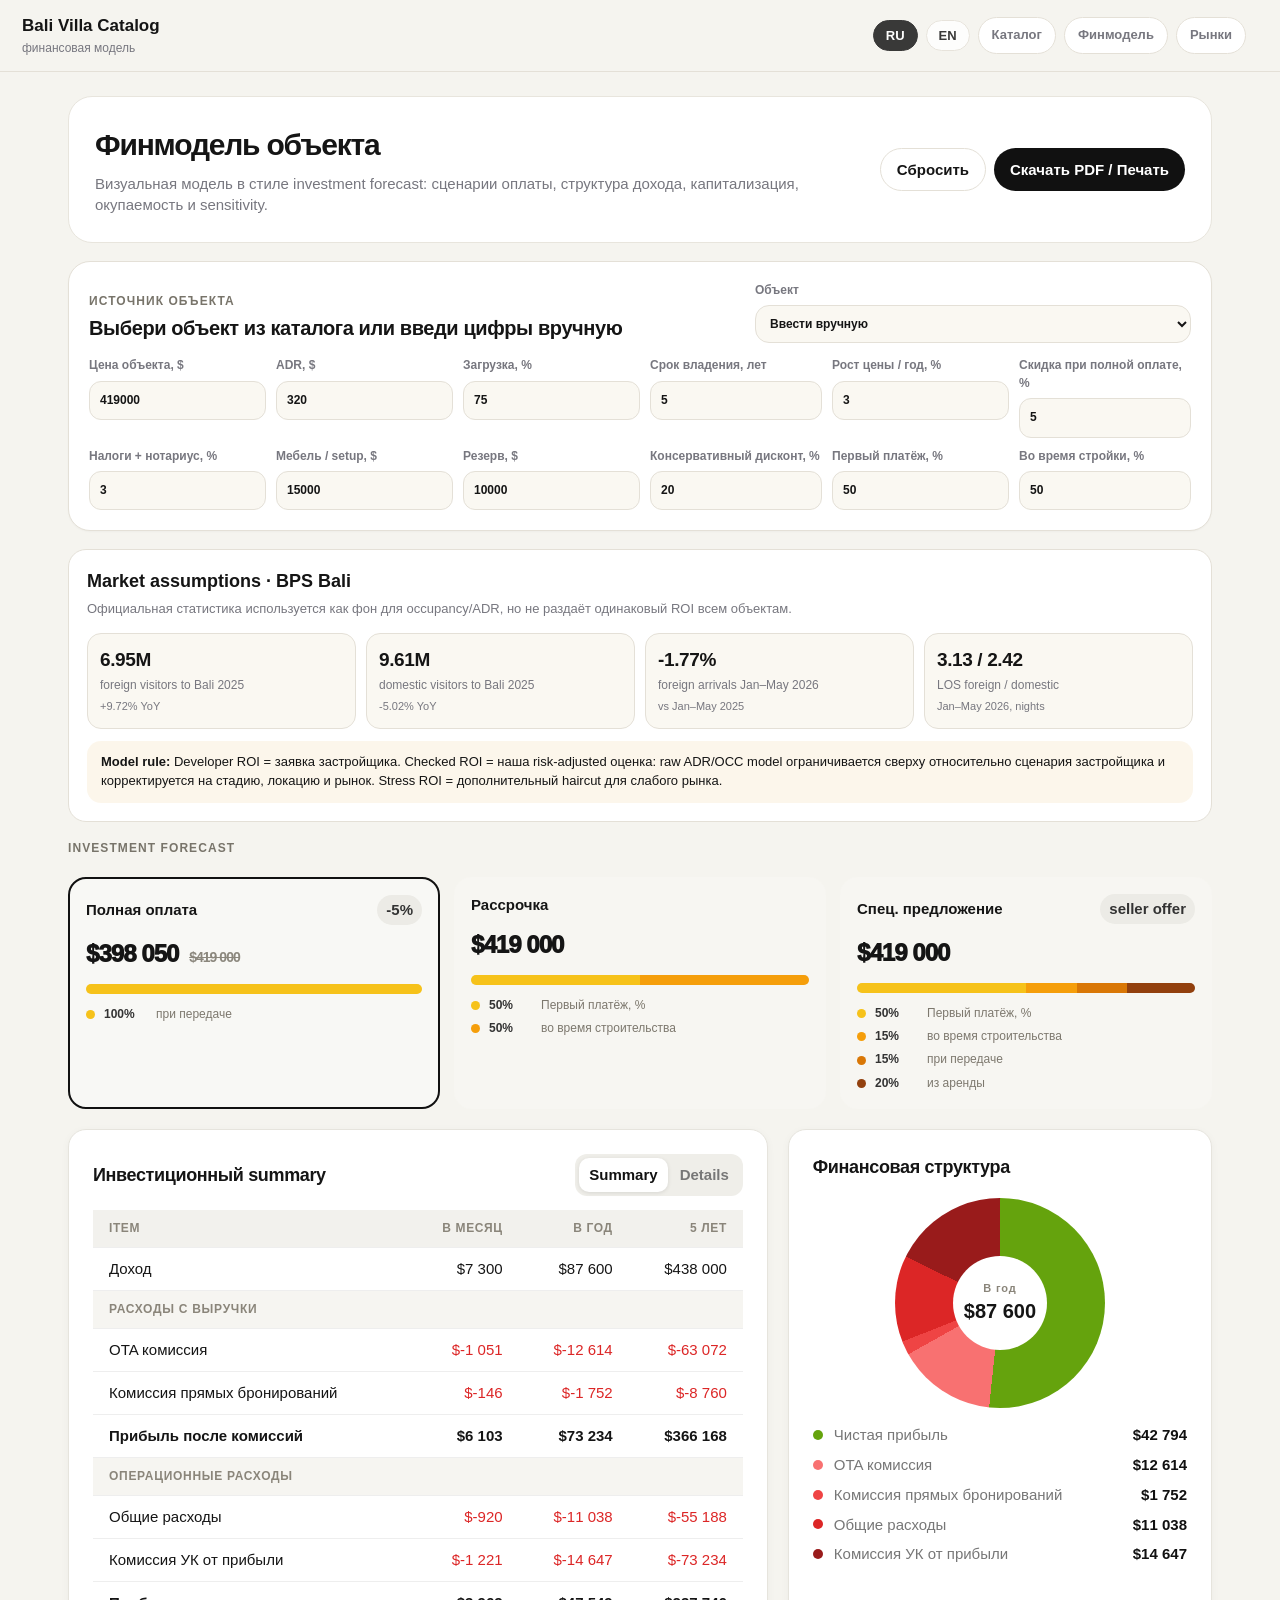
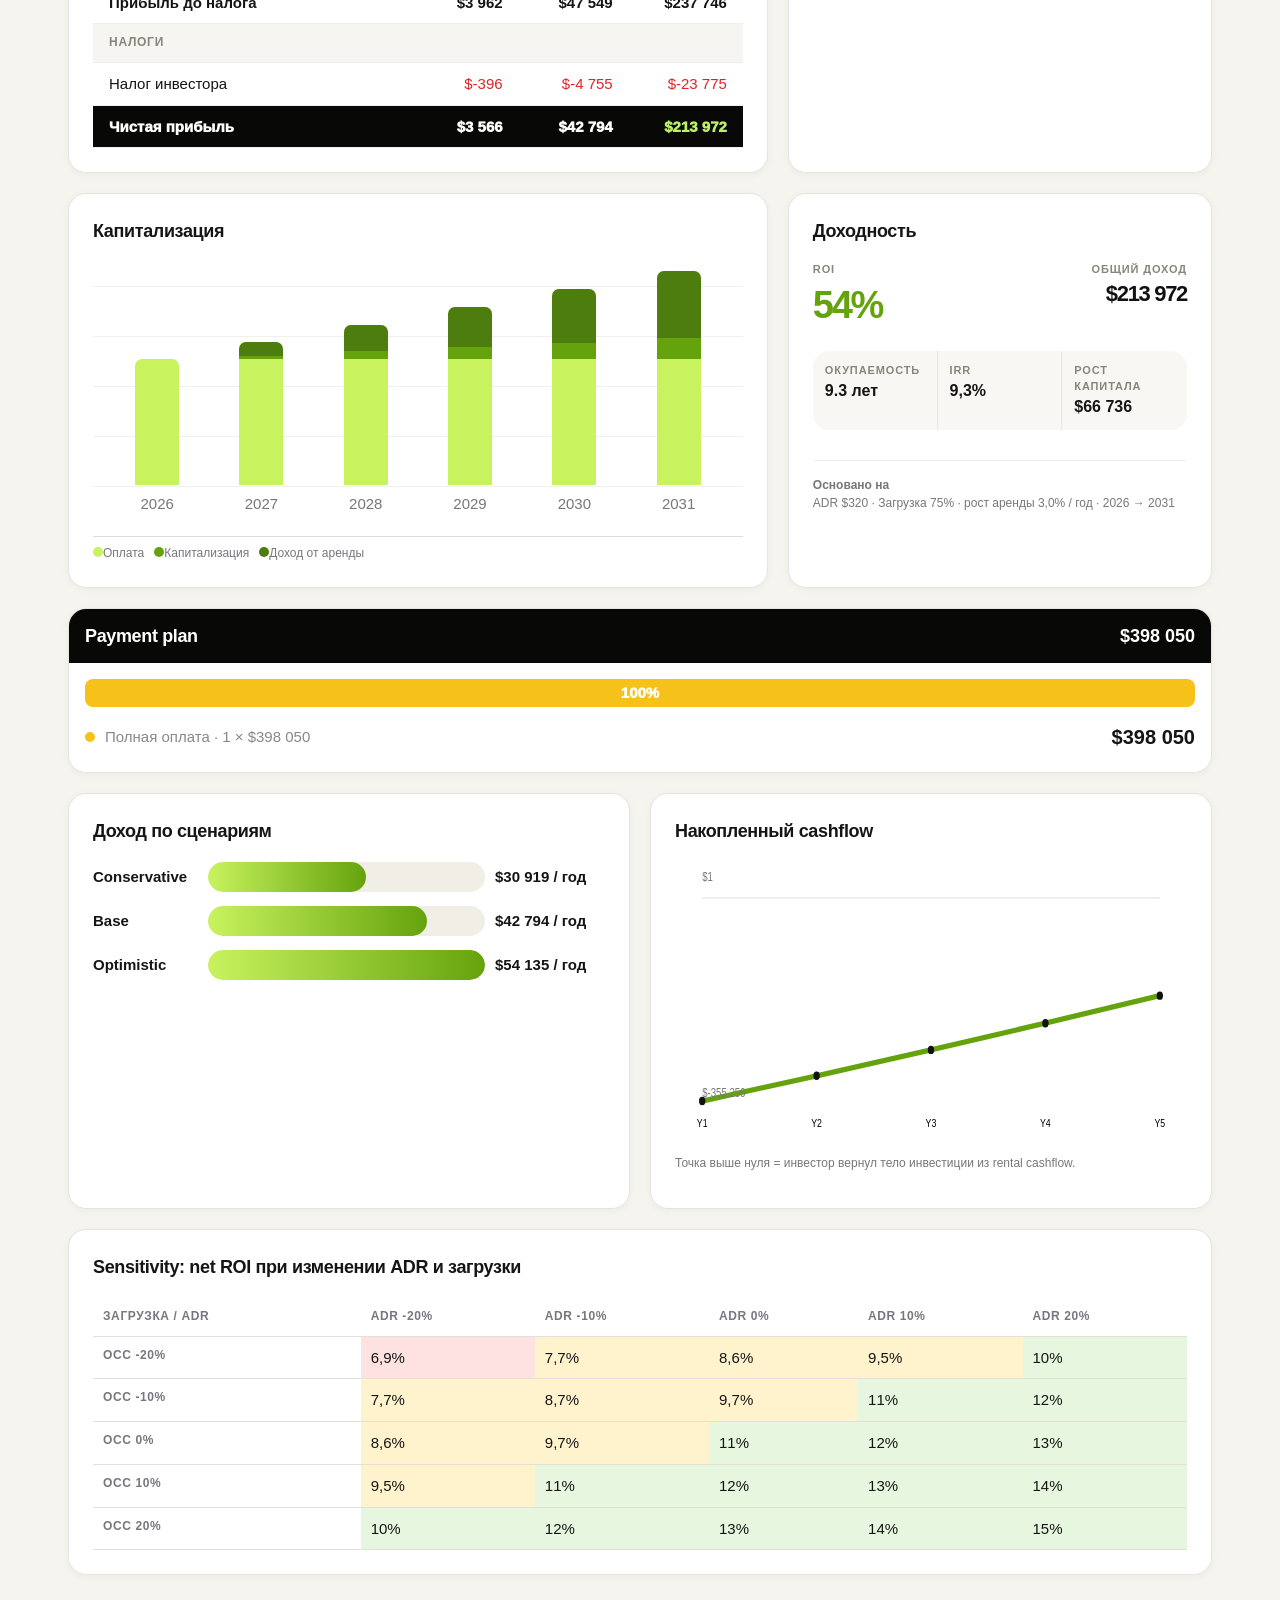
<file: calculator.html>
<!DOCTYPE html>
<html lang="ru">
<head>
  <meta charset="UTF-8" />
  <meta name="viewport" content="width=device-width, initial-scale=1.0" />
  <title>Bali Villa Finance Model</title>
  <link rel="stylesheet" href="assets/css/styles.v16.css?v=16" />
</head>
<body>
  <header class="topbar no-print">
    <div class="brand" onclick="location.href='index.html'">
      <b>Bali Villa Catalog</b>
      <span data-i18n="financeBrand">finance model</span>
    </div>
    <nav class="nav">
      <button class="navLangBtn" data-lang="ru" onclick="setLang('ru')" type="button">RU</button>
      <button class="navLangBtn" data-lang="en" onclick="setLang('en')" type="button">EN</button>
      <a href="index.html" data-i18n="catalog">Каталог</a>
      <a href="calculator.html" data-i18n="finance">Финмодель</a>
      <a href="markets.html" data-i18n="markets">Рынки</a>
    </nav>
  </header>

  <main class="wrap financeWrap">
    <section class="hero financeHero no-print">
      <div>
        <h1 data-i18n="financeTitle">Финмодель объекта</h1>
        <p data-i18n="financeText">Визуальная модель в стиле investment forecast: сценарии оплаты, структура дохода, капитализация, окупаемость и sensitivity.</p>
      </div>
      <div class="heroActions">
        <button class="ghost" onclick="resetModel()" data-i18n="reset">Сбросить</button>
        <button class="primary" onclick="window.print()" data-i18n="downloadPdf">Скачать PDF / Печать</button>
      </div>
    </section>

    <section class="panel no-print quickModelPanel">
      <div class="quickModelHead">
        <div>
          <span class="eyebrow" data-i18n="objectSource">Источник объекта</span>
          <h2 data-i18n="chooseObjectTitle">Выбери объект из каталога или введи цифры вручную</h2>
        </div>
        <label class="objectSelectLabel"><span data-i18n="object">Объект</span>
          <select id="objectSelect"><option value="manual" data-i18n="manualInput">Ввести вручную</option></select>
        </label>
      </div>
      <form id="financeForm" class="formGrid financeInputs">
        <label><span data-i18n="objectPrice">Цена объекта, $</span>
          <input name="price" type="number" value="419000" min="0" step="1000" />
        </label>
        <label><span>ADR, $</span>
          <input name="adr" type="number" value="320" min="0" step="5" />
        </label>
        <label><span data-i18n="occupancy">Загрузка, %</span>
          <input name="occupancy" type="number" value="75" min="0" max="100" step="1" />
        </label>
        <label><span data-i18n="holdYears">Срок владения, лет</span>
          <input name="holdYears" type="number" value="5" min="1" max="20" step="1" />
        </label>
        <label><span data-i18n="priceGrowth">Рост цены / год, %</span>
          <input name="growth" type="number" value="3" min="-20" step="0.5" />
        </label>
        <label><span data-i18n="fullPaymentDiscount">Скидка при полной оплате, %</span>
          <input name="discount" type="number" value="5" min="0" max="50" step="0.5" />
        </label>
        <label><span data-i18n="taxesNotary">Налоги + нотариус, %</span>
          <input name="taxes" type="number" value="3" min="0" step="0.1" />
        </label>
        <label><span data-i18n="furnishing">Мебель / setup, $</span>
          <input name="furnishing" type="number" value="15000" min="0" step="1000" />
        </label>
        <label><span data-i18n="reserve">Резерв, $</span>
          <input name="reserve" type="number" value="10000" min="0" step="1000" />
        </label>
        <label><span data-i18n="conservativeHaircut">Консервативный дисконт, %</span>
          <input name="haircut" type="number" value="20" min="0" max="90" step="1" />
        </label>
        <label><span data-i18n="downPayment">Первый платёж, %</span>
          <input name="downPayment" type="number" value="50" min="0" max="100" step="5" />
        </label>
        <label><span data-i18n="duringConstruction">Во время стройки, %</span>
          <input name="duringConstruction" type="number" value="50" min="0" max="100" step="5" />
        </label>
      </form>
    </section>



    <section class="marketAssumptions no-print">
      <h2>Market assumptions · BPS Bali</h2>
      <p>Официальная статистика используется как фон для occupancy/ADR, но не раздаёт одинаковый ROI всем объектам.</p>
      <div class="marketGrid">
        <div class="marketKpi"><b>6.95M</b><span>foreign visitors to Bali 2025</span><em>+9.72% YoY</em></div>
        <div class="marketKpi"><b>9.61M</b><span>domestic visitors to Bali 2025</span><em>-5.02% YoY</em></div>
        <div class="marketKpi"><b>-1.77%</b><span>foreign arrivals Jan–May 2026</span><em>vs Jan–May 2025</em></div>
        <div class="marketKpi"><b>3.13 / 2.42</b><span>LOS foreign / domestic</span><em>Jan–May 2026, nights</em></div>
      </div>
      <div class="marketRule"><b>Model rule:</b> Developer ROI = заявка застройщика. Checked ROI = наша risk-adjusted оценка: raw ADR/OCC model ограничивается сверху относительно сценария застройщика и корректируется на стадию, локацию и рынок. Stress ROI = дополнительный haircut для слабого рынка.</div>
    </section>

    <section class="forecastShell">
      <div class="forecastTitle" data-i18n="investmentForecast">Investment forecast</div>
      <div id="paymentCards" class="paymentCards"></div>

      <div class="forecastGrid">
        <section class="forecastCard summaryCard">
          <div class="cardHead">
            <h2 data-i18n="investmentSummary">Инвестиционный summary</h2>
            <div class="segMini"><button class="on" data-i18n="summary">Summary</button><button data-i18n="details">Details</button></div>
          </div>
          <div id="investmentSummary" class="investmentSummary"></div>
        </section>

        <section class="forecastCard structureCard">
          <h2 data-i18n="financialStructure">Финансовая структура</h2>
          <div id="financialStructure"></div>
        </section>

        <section class="forecastCard capCard">
          <h2 data-i18n="capitalization">Капитализация</h2>
          <div id="capitalizationChart"></div>
        </section>

        <section class="forecastCard returnsCard">
          <h2 data-i18n="returns">Доходность</h2>
          <div id="returnsBlock"></div>
        </section>
      </div>

      <section class="forecastCard paymentPlanCard">
        <div class="cardHead darkHead"><h2 data-i18n="paymentPlan">Payment plan</h2><strong id="paymentPlanTotal"></strong></div>
        <div id="paymentPlan"></div>
      </section>

      <div class="forecastGrid lowerCharts">
        <section class="forecastCard">
          <h2 data-i18n="scenarioIncome">Доход по сценариям</h2>
          <div id="scenarioBars"></div>
        </section>
        <section class="forecastCard">
          <h2 data-i18n="cumulativeCashflow">Накопленный cashflow</h2>
          <div id="cashflowChart"></div>
        </section>
        <section class="forecastCard wideCard">
          <h2 data-i18n="sensitivity">Sensitivity: net ROI при изменении ADR и загрузки</h2>
          <div id="sensitivityTable" class="tableBox"></div>
        </section>
      </div>
    </section>
  </main>

  <script src="assets/js/i18n.js?v=16"></script>
  <script src="assets/js/finance.js?v=16"></script>
</body>
</html>
</file>
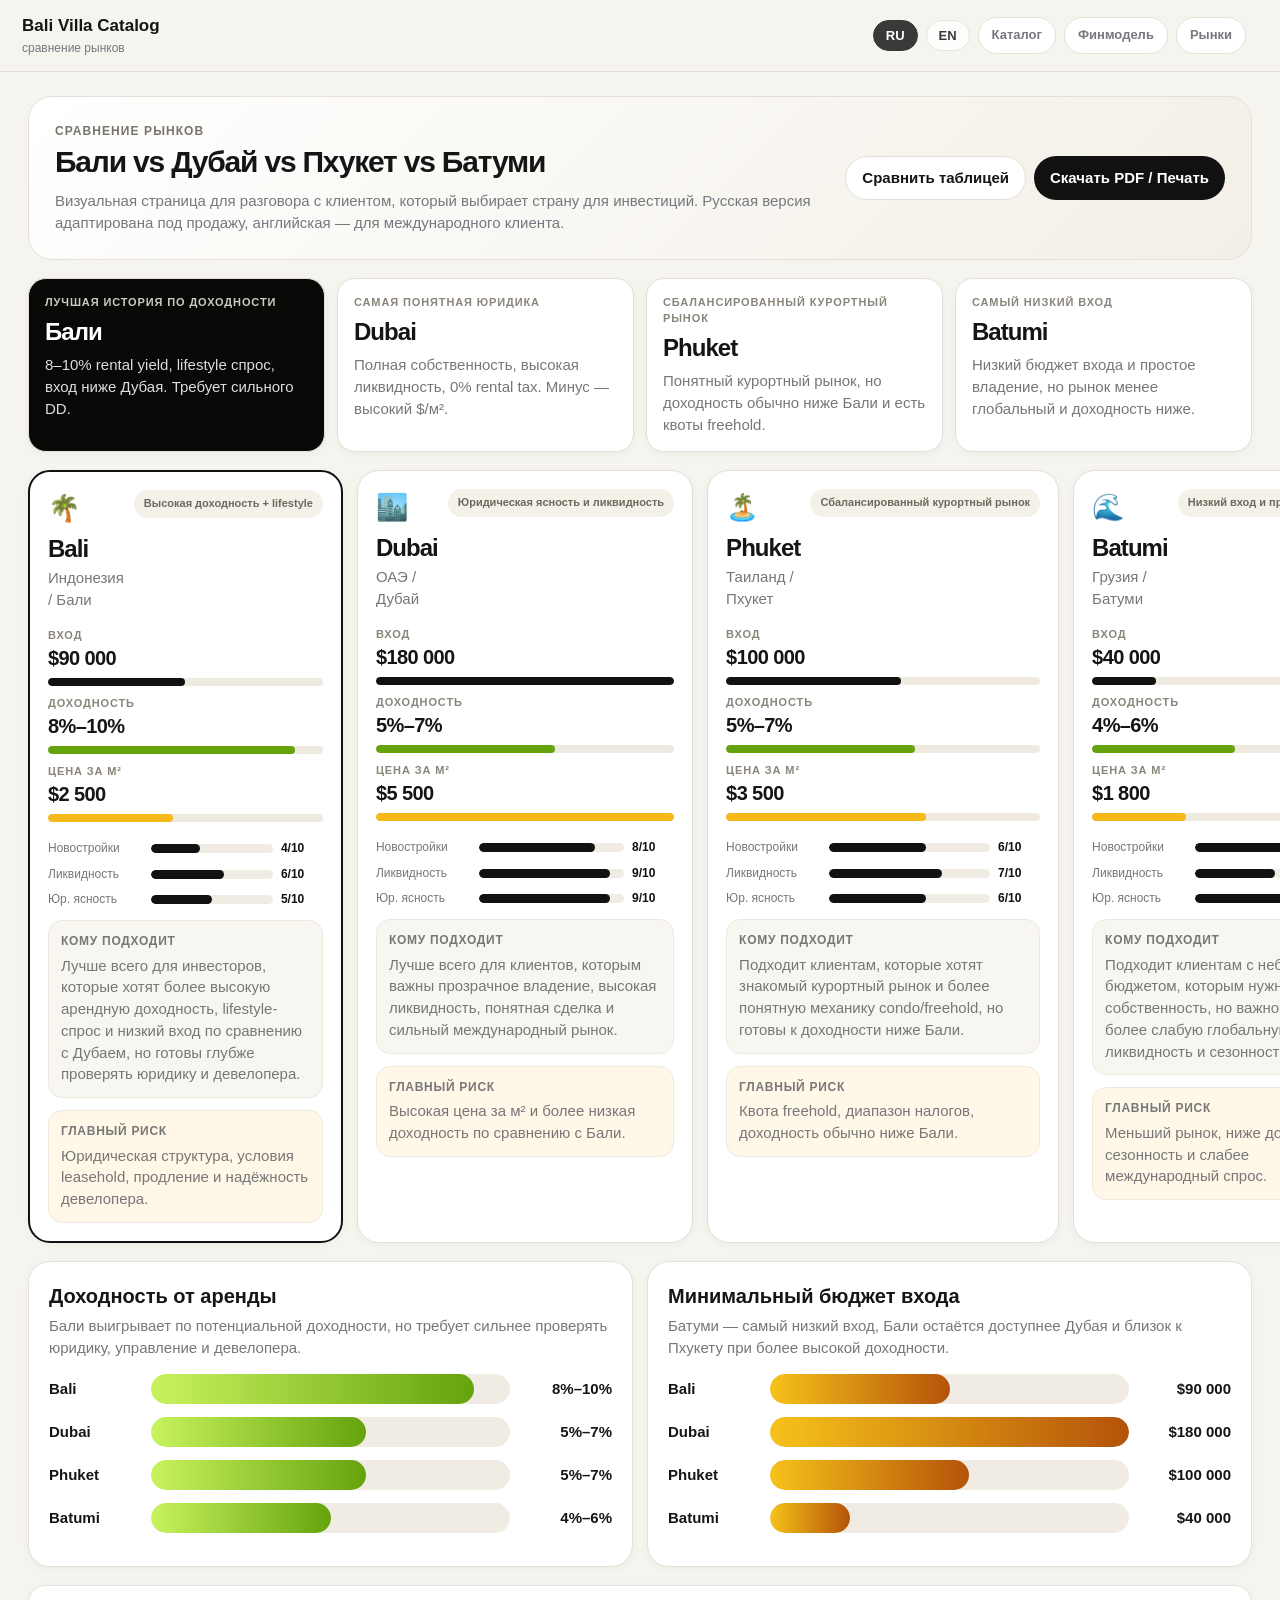
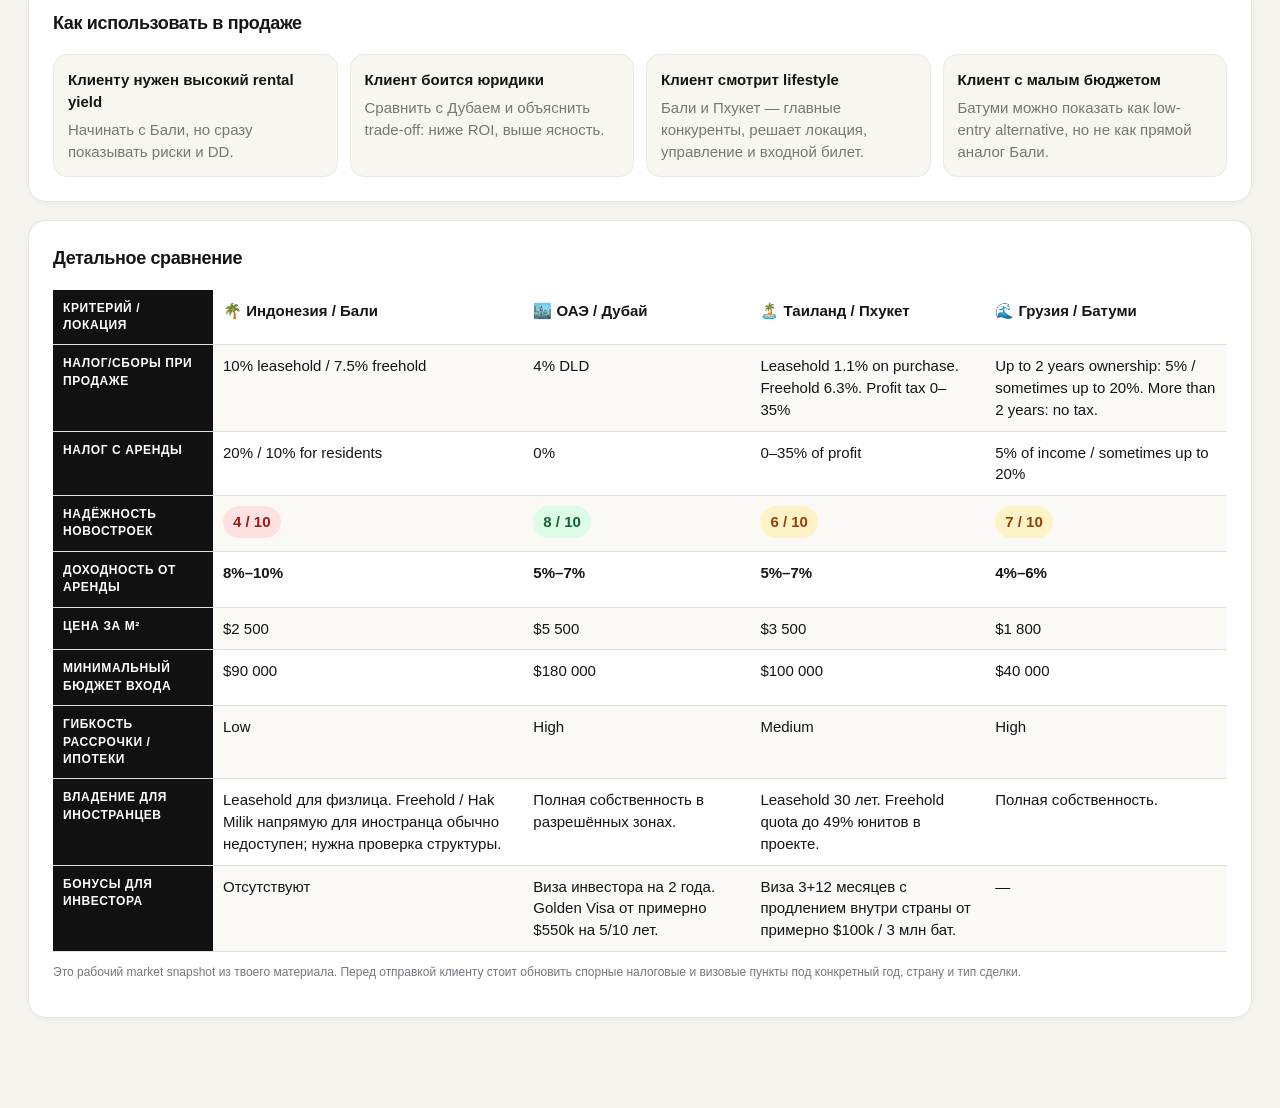
<file: markets.html>
<!DOCTYPE html>
<html lang="ru">
<head>
  <meta charset="UTF-8" />
  <meta name="viewport" content="width=device-width, initial-scale=1.0" />
  <title>Market Comparison — Bali / Dubai / Phuket / Batumi</title>
  <link rel="stylesheet" href="assets/css/styles.v16.css?v=16" />
</head>
<body>
  <header class="topbar">
    <div class="brand" onclick="location.href='index.html'">
      <b>Bali Villa Catalog</b>
      <span data-i18n="marketBrand">market comparison</span>
    </div>
    <nav class="nav">
      <button class="navLangBtn" data-lang="ru" onclick="setLang('ru')" type="button">RU</button>
      <button class="navLangBtn" data-lang="en" onclick="setLang('en')" type="button">EN</button>
      <a href="index.html" data-i18n="catalog">Каталог</a>
      <a href="calculator.html" data-i18n="finance">Финмодель</a>
      <a href="markets.html" data-i18n="markets">Рынки</a>
    </nav>
  </header>

  <main class="wrap marketsWrap">
    <section class="hero marketHero">
      <div>
        <div class="eyebrow" data-i18n="marketBrand">Market comparison</div>
        <h1 data-i18n="marketTitle">Бали vs Дубай vs Пхукет vs Батуми</h1>
        <p data-i18n="marketText">Визуальная страница для разговора с клиентом, который выбирает страну для инвестиций. Русская версия адаптирована под продажу, английская — для международного клиента.</p>
      </div>
      <div class="heroActions">
        <button class="ghost" onclick="document.getElementById('marketMatrix').scrollIntoView({behavior:'smooth'})" data-i18n="compareTable">Сравнить таблицей</button>
        <button class="primary" onclick="window.print()" data-i18n="downloadPdf">Скачать PDF / Печать</button>
      </div>
    </section>

    <section id="marketApp"></section>
  </main>

  <script src="assets/js/data.js?v=16"></script>
  <script src="assets/js/i18n.js?v=16"></script>
  <script src="assets/js/markets.js?v=16"></script>
</body>
</html>
</file>
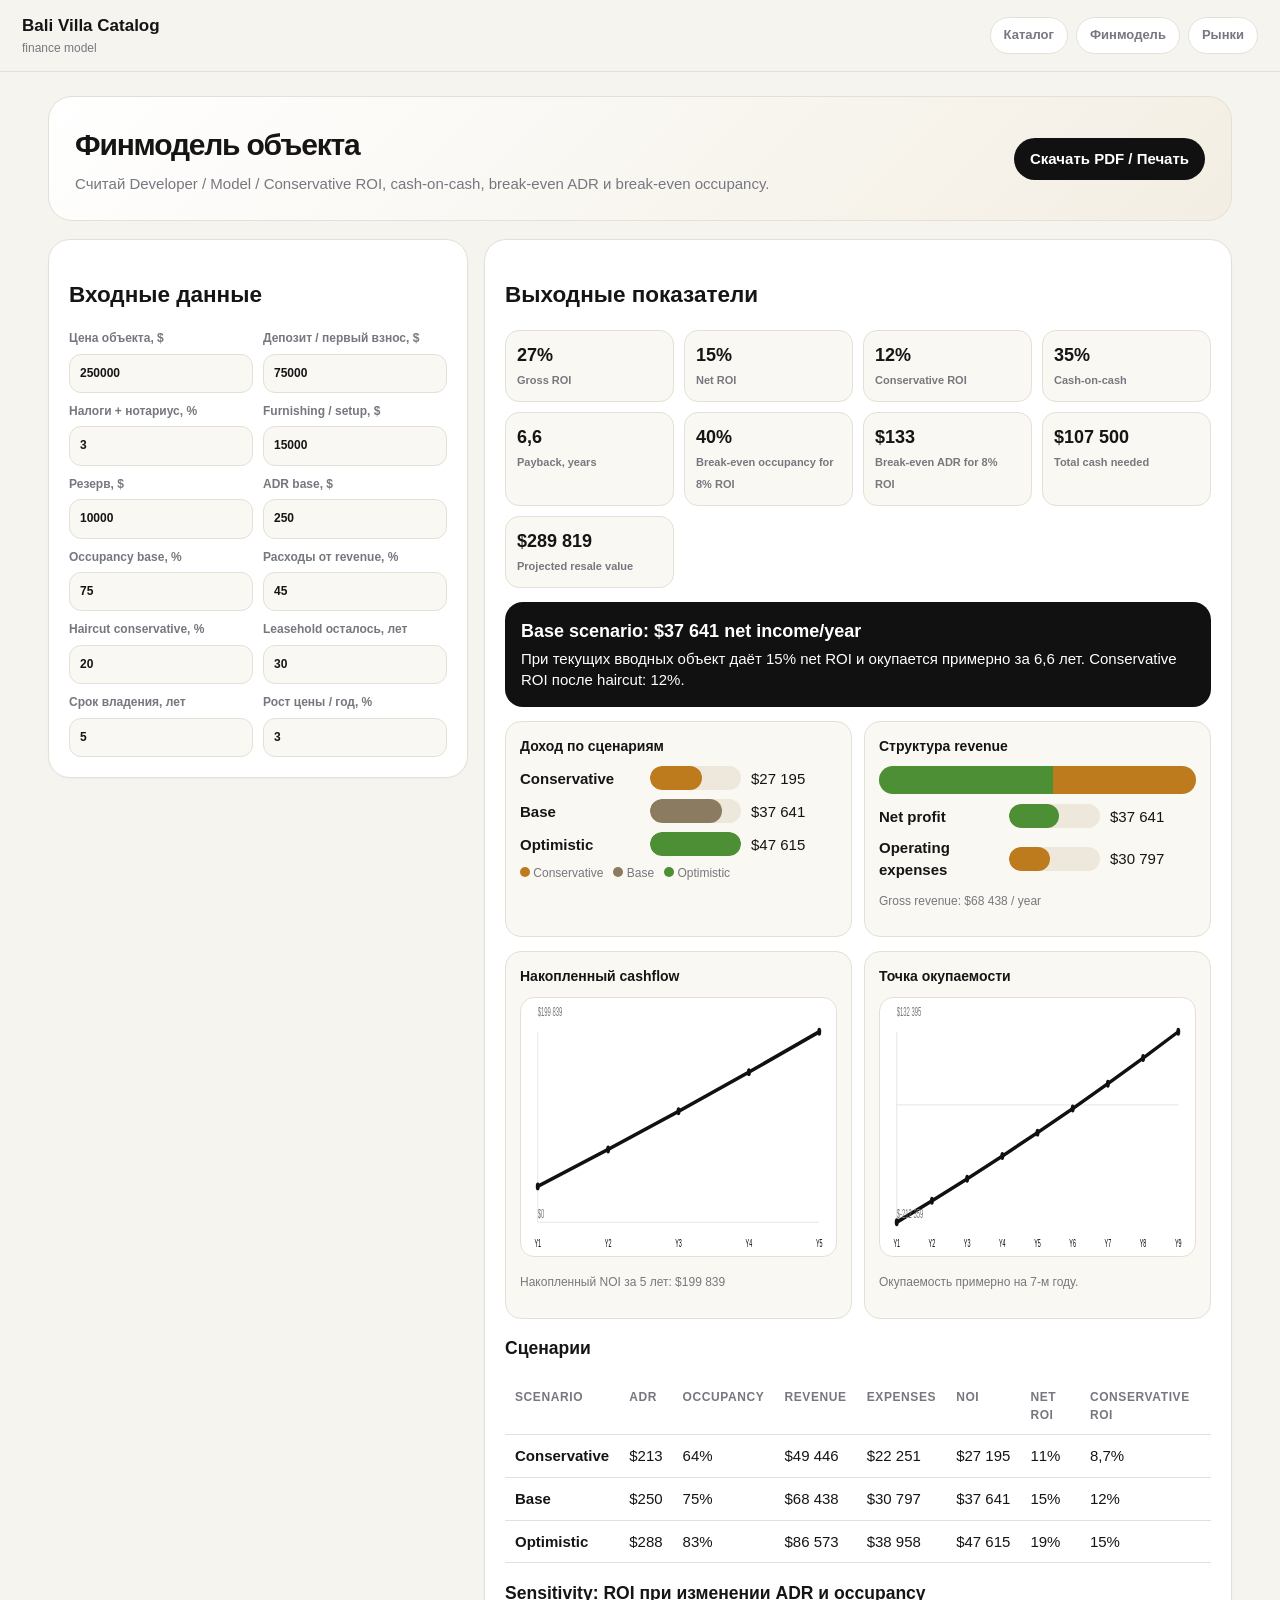
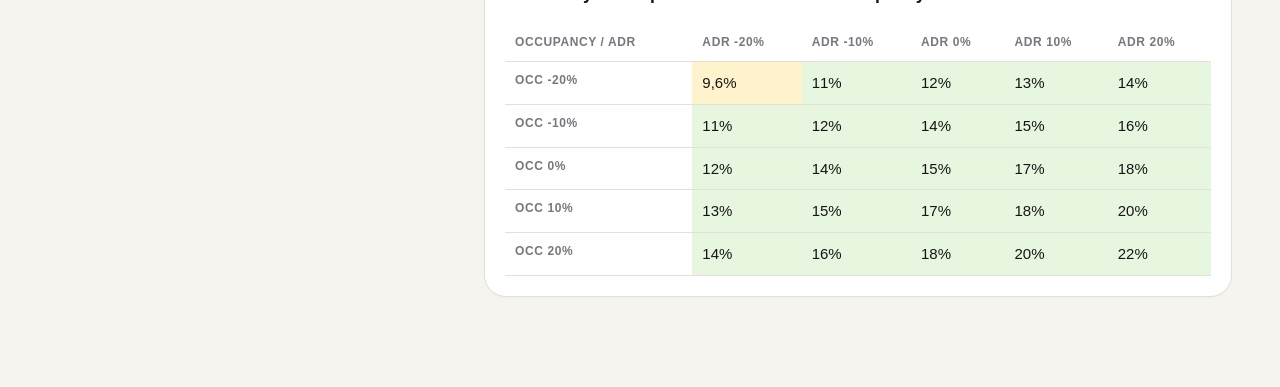
<file: bali-villa-catalog-site 2/calculator.html>
<!DOCTYPE html>
<html lang="ru">
<head>
  <meta charset="UTF-8" />
  <meta name="viewport" content="width=device-width, initial-scale=1.0" />
  <title>Bali Villa Finance Model</title>
  <link rel="stylesheet" href="assets/css/styles.css" />
</head>
<body>
  <header class="topbar">
    <div class="brand" onclick="location.href='index.html'">
      <b>Bali Villa Catalog</b>
      <span>finance model</span>
    </div>
    <nav class="nav">
      <a href="index.html">Каталог</a>
      <a href="calculator.html">Финмодель</a>
      <a href="markets.html">Рынки</a>
    </nav>
  </header>

  <main class="wrap">
    <section class="hero">
      <div>
        <h1>Финмодель объекта</h1>
        <p>Считай Developer / Model / Conservative ROI, cash-on-cash, break-even ADR и break-even occupancy.</p>
      </div>
      <button class="primary" onclick="window.print()">Скачать PDF / Печать</button>
    </section>

    <section class="modelLayout">
      <form id="financeForm" class="panel inputPanel">
        <h2>Входные данные</h2>
        <div class="formGrid">
          <label>Цена объекта, $
            <input name="price" type="number" value="250000" min="0" step="1000" />
          </label>
          <label>Депозит / первый взнос, $
            <input name="deposit" type="number" value="75000" min="0" step="1000" />
          </label>
          <label>Налоги + нотариус, %
            <input name="taxes" type="number" value="3" min="0" step="0.1" />
          </label>
          <label>Furnishing / setup, $
            <input name="furnishing" type="number" value="15000" min="0" step="1000" />
          </label>
          <label>Резерв, $
            <input name="reserve" type="number" value="10000" min="0" step="1000" />
          </label>
          <label>ADR base, $
            <input name="adr" type="number" value="250" min="0" step="5" />
          </label>
          <label>Occupancy base, %
            <input name="occupancy" type="number" value="75" min="0" max="100" step="1" />
          </label>
          <label>Расходы от revenue, %
            <input name="expenses" type="number" value="45" min="0" max="100" step="1" />
          </label>
          <label>Haircut conservative, %
            <input name="haircut" type="number" value="20" min="0" max="90" step="1" />
          </label>
          <label>Leasehold осталось, лет
            <input name="leaseLeft" type="number" value="30" min="0" step="1" />
          </label>
          <label>Срок владения, лет
            <input name="holdYears" type="number" value="5" min="1" step="1" />
          </label>
          <label>Рост цены / год, %
            <input name="growth" type="number" value="3" min="-20" step="0.5" />
          </label>
        </div>
      </form>

      <section class="panel outputPanel">
        <h2>Выходные показатели</h2>
        <div id="kpis" class="kpiGrid"></div>
        <div id="mainInsight" class="insightBox"></div>
        <div class="chartGrid">
          <div class="chartCard"><h3>Доход по сценариям</h3><div id="scenarioBars"></div></div>
          <div class="chartCard"><h3>Структура revenue</h3><div id="expenseBreakdown"></div></div>
        </div>
        <div class="chartGrid">
          <div class="chartCard"><h3>Накопленный cashflow</h3><div id="cashflowChart"></div></div>
          <div class="chartCard"><h3>Точка окупаемости</h3><div id="paybackChart"></div></div>
        </div>
        <h3>Сценарии</h3>
        <div id="scenarioTable" class="tableBox"></div>
        <h3>Sensitivity: ROI при изменении ADR и occupancy</h3>
        <div id="sensitivityTable" class="tableBox"></div>
      </section>
    </section>
  </main>

  <script src="assets/js/finance.js"></script>
</body>
</html>
</file>
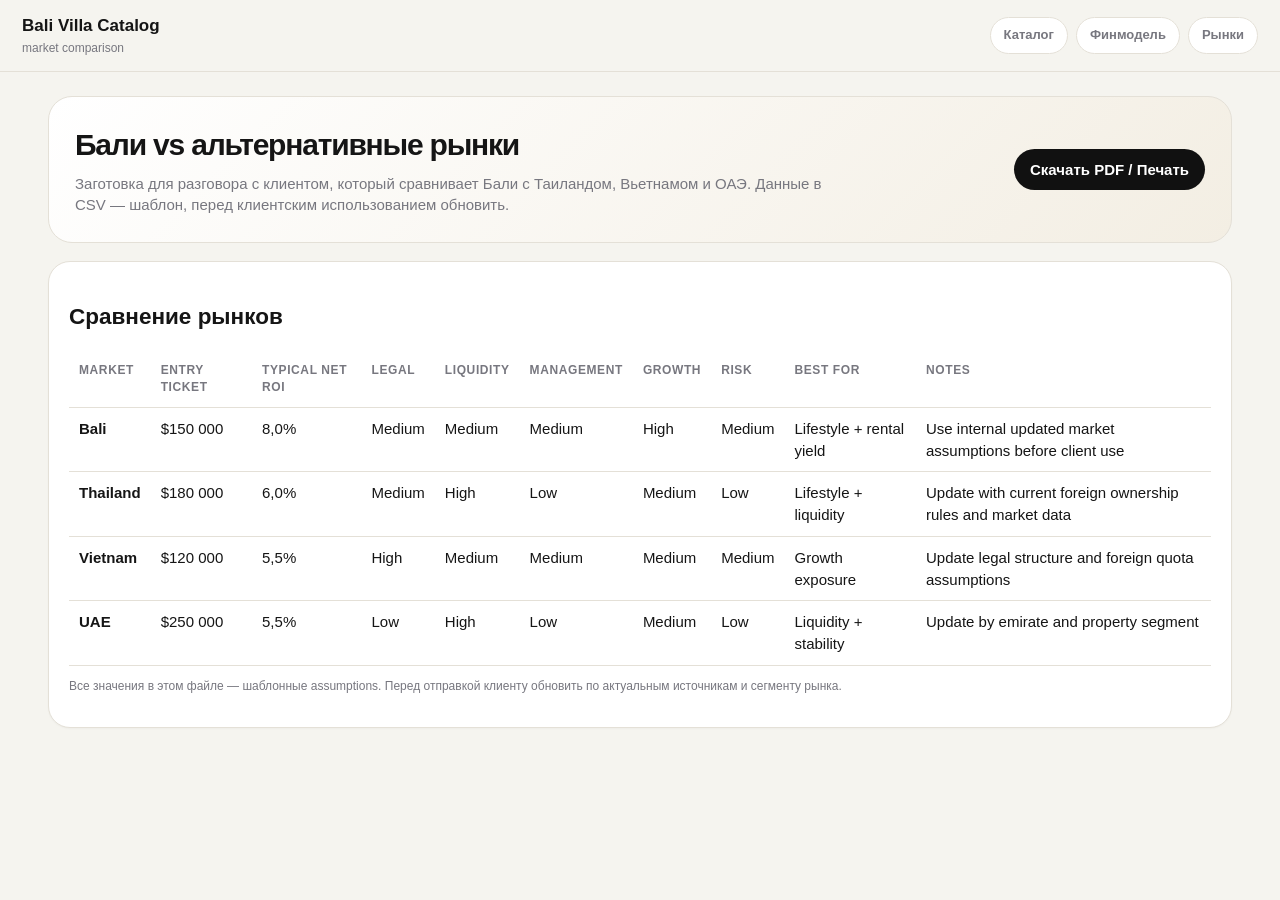
<file: bali-villa-catalog-site 2/markets.html>
<!DOCTYPE html>
<html lang="ru">
<head>
  <meta charset="UTF-8" />
  <meta name="viewport" content="width=device-width, initial-scale=1.0" />
  <title>Market Comparison — Bali / Thailand / Vietnam / UAE</title>
  <link rel="stylesheet" href="assets/css/styles.css" />
</head>
<body>
  <header class="topbar">
    <div class="brand" onclick="location.href='index.html'">
      <b>Bali Villa Catalog</b>
      <span>market comparison</span>
    </div>
    <nav class="nav">
      <a href="index.html">Каталог</a>
      <a href="calculator.html">Финмодель</a>
      <a href="markets.html">Рынки</a>
    </nav>
  </header>

  <main class="wrap">
    <section class="hero">
      <div>
        <h1>Бали vs альтернативные рынки</h1>
        <p>Заготовка для разговора с клиентом, который сравнивает Бали с Таиландом, Вьетнамом и ОАЭ. Данные в CSV — шаблон, перед клиентским использованием обновить.</p>
      </div>
      <button class="primary" onclick="window.print()">Скачать PDF / Печать</button>
    </section>
    <section id="marketApp" class="panel"></section>
  </main>

  <script src="assets/js/data.js"></script>
  <script src="assets/js/markets.js"></script>
</body>
</html>
</file>
<file: assets/css/styles.v16.css>
:root{
  --bg:#f5f4ef; --card:#ffffff; --ink:#151515; --muted:#77777f; --line:#e4e0d7;
  --accent:#111111; --accentText:#ffffff; --good:#4d8f34; --warn:#bd7b1d; --bad:#bd3f3f;
  --soft:#faf8f2; --shadow:0 12px 35px rgba(0,0,0,.07); --r:18px;
}
*{box-sizing:border-box}
html,body{margin:0;background:var(--bg);color:var(--ink);font:15px/1.45 -apple-system,BlinkMacSystemFont,"Segoe UI",Inter,Roboto,Arial,sans-serif}
a{color:inherit;text-decoration:none}
button,input,select{font:inherit}
.topbar{position:sticky;top:0;z-index:20;background:rgba(245,244,239,.86);backdrop-filter:blur(16px);border-bottom:1px solid var(--line);padding:14px 22px;display:grid;grid-template-columns:1fr auto auto;align-items:center;gap:12px}
.brand{display:flex;flex-direction:column;gap:1px;cursor:pointer}.brand b{font-size:17px}.brand span{font-size:12px;color:var(--muted)}
.nav{display:flex;gap:8px;flex-wrap:wrap;justify-content:flex-end}.nav a{padding:8px 13px;border:1px solid var(--line);border-radius:999px;background:var(--card);font-weight:650;font-size:13px;color:var(--muted)}.nav a:hover{color:var(--ink);box-shadow:var(--shadow)}.langSwitch{display:flex;gap:4px;background:var(--card);border:1px solid var(--line);border-radius:999px;padding:4px;white-space:nowrap}.langBtn{border:0;background:transparent;border-radius:999px;padding:7px 10px;font-weight:850;font-size:12px;color:var(--muted);cursor:pointer}.langBtn.on,.langBtn.active{background:var(--accent);color:var(--accentText)}
.wrap{max-width:1220px;margin:0 auto;padding:24px 18px 90px}.hero{display:flex;justify-content:space-between;align-items:center;gap:18px;margin-bottom:18px;background:linear-gradient(135deg,#fff,#f3eee3);border:1px solid var(--line);border-radius:24px;padding:26px}.hero h1{margin:0 0 6px;font-size:30px;letter-spacing:-.04em}.hero p{margin:0;color:var(--muted);max-width:760px}.heroActions{display:flex;gap:8px;flex-wrap:wrap;justify-content:flex-end}
.primary,.ghost,.mutedBtn{border:0;border-radius:999px;padding:10px 16px;font-weight:750;cursor:pointer;white-space:nowrap}.primary{background:var(--accent);color:var(--accentText)}.ghost{background:var(--card);border:1px solid var(--line);color:var(--ink)}.mutedBtn{background:rgba(255,255,255,.12);color:#ddd}.linkBtn{background:none;border:0;text-decoration:underline;color:var(--muted);cursor:pointer}
.filters{background:var(--card);border:1px solid var(--line);border-radius:20px;padding:16px;margin-bottom:18px}.modeSwitch{display:inline-flex;background:var(--soft);border-radius:999px;padding:4px;margin-bottom:14px}.modeSwitch button{border:0;background:transparent;padding:9px 14px;border-radius:999px;font-weight:750;color:var(--muted);cursor:pointer}.modeSwitch button.on{background:var(--accent);color:var(--accentText)}
.filterGrid{display:grid;grid-template-columns:repeat(5,minmax(145px,1fr));gap:10px}.filterGrid label,.formGrid label{display:flex;flex-direction:column;gap:6px;color:var(--muted);font-size:12px;font-weight:700}.filterGrid select,.formGrid input{border:1px solid var(--line);border-radius:12px;background:var(--soft);padding:10px;color:var(--ink);font-weight:650}.metaLine{display:flex;justify-content:space-between;margin-top:12px;color:var(--muted);font-size:13px}
.grid{display:grid;grid-template-columns:repeat(auto-fill,minmax(305px,1fr));gap:16px}.card{background:var(--card);border:1px solid var(--line);border-radius:var(--r);overflow:hidden;box-shadow:0 1px 2px rgba(0,0,0,.03);display:flex;flex-direction:column}.card:hover{box-shadow:var(--shadow);transform:translateY(-1px);transition:.15s}.media{height:190px;background:linear-gradient(135deg,#dedad0,#f9f7f2);position:relative;cursor:pointer}.media img{width:100%;height:100%;object-fit:cover;display:block}.badge{position:absolute;top:10px;left:10px;background:rgba(0,0,0,.75);color:#fff;padding:5px 10px;border-radius:999px;font-size:12px;font-weight:800}.badge.right{left:auto;right:10px;background:rgba(255,255,255,.95);color:#111}.cardBody{padding:15px;display:flex;flex-direction:column;gap:9px;flex:1}.loc{font-size:12px;color:var(--muted)}.title{font-size:17px;font-weight:800;line-height:1.22;letter-spacing:-.02em;cursor:pointer}.price{font-size:24px;font-weight:900;letter-spacing:-.04em}.chips{display:flex;flex-wrap:wrap;gap:6px}.chip{font-size:12px;border:1px solid var(--line);background:var(--soft);color:var(--muted);font-weight:750;border-radius:999px;padding:5px 9px}.roiRow{display:grid;grid-template-columns:repeat(3,1fr);gap:6px}.roiBox{background:var(--soft);border:1px solid var(--line);border-radius:12px;padding:8px}.roiBox b{display:block;font-size:15px}.roiBox span{font-size:11px;color:var(--muted);font-weight:700}.why,.redFlags,.legalNote{border-left:3px solid var(--line);padding-left:10px;font-size:13px;color:#333}.redFlags{border-left-color:var(--warn)}.legalNote{border-left-color:var(--good)}.actions{display:flex;gap:8px;flex-wrap:wrap;margin-top:auto}.smallBtn{border:1px solid var(--line);background:var(--soft);border-radius:999px;padding:8px 11px;font-weight:750;font-size:13px;cursor:pointer}.checkLine{display:flex;gap:8px;align-items:center;color:var(--muted);font-size:13px}.checkLine input{accent-color:#111}
.compareBar{position:fixed;left:50%;bottom:18px;transform:translateX(-50%);background:#111;color:#fff;border-radius:999px;box-shadow:var(--shadow);padding:10px 10px 10px 18px;display:flex;align-items:center;gap:12px;z-index:40}.hidden{display:none!important}.shortlistPanel{background:#111;color:#fff;border-radius:20px;padding:14px 16px;margin-bottom:16px}.shortlistPanel input{width:100%;margin-top:8px;border:1px solid rgba(255,255,255,.2);border-radius:12px;background:#222;color:#fff;padding:11px}
.panel{background:var(--card);border:1px solid var(--line);border-radius:22px;padding:20px;box-shadow:0 1px 2px rgba(0,0,0,.03)}.detail{max-width:940px;margin:0 auto}.detailHero{display:grid;grid-template-columns:1.2fr .8fr;gap:18px;margin-bottom:16px}.galleryHero{height:420px;border-radius:20px;overflow:hidden;background:var(--soft)}.galleryHero img{width:100%;height:100%;object-fit:cover}.detailHead h1{font-size:34px;letter-spacing:-.04em;margin:0 0 8px}.detailPrice{font-size:34px;font-weight:900;letter-spacing:-.05em}.sectionTitle{font-size:12px;letter-spacing:.08em;text-transform:uppercase;color:var(--muted);font-weight:900;margin:24px 0 10px}.factGrid,.kpiGrid{display:grid;grid-template-columns:repeat(auto-fill,minmax(150px,1fr));gap:10px}.fact,.kpi{background:var(--soft);border:1px solid var(--line);border-radius:14px;padding:11px}.fact b,.kpi b{display:block;font-size:18px}.fact span,.kpi span{font-size:11px;color:var(--muted);font-weight:800}.twoCols{display:grid;grid-template-columns:1fr 1fr;gap:12px}.textBox{background:var(--soft);border:1px solid var(--line);border-radius:14px;padding:14px}.textBox.warn{background:#fff7e8}.textBox.good{background:#f1faed}.tableBox{overflow-x:auto}table{width:100%;border-collapse:collapse;background:var(--card)}th,td{padding:10px;border-bottom:1px solid var(--line);text-align:left;vertical-align:top}th{font-size:12px;text-transform:uppercase;letter-spacing:.05em;color:var(--muted)}td.best{color:var(--good);font-weight:900}.modelLayout{display:grid;grid-template-columns:420px 1fr;gap:16px}.formGrid{display:grid;grid-template-columns:1fr 1fr;gap:10px}.inputPanel{position:sticky;top:86px;align-self:start}.note{font-size:12px;color:var(--muted)}
.memo{max-width:860px;margin:0 auto;background:#fff}.memoHeader{border-bottom:3px solid #111;padding-bottom:18px;margin-bottom:18px;display:flex;justify-content:space-between;gap:18px}.memoHeader h1{margin:0;font-size:28px}.memoPrice{text-align:right;font-size:30px;font-weight:900}.memoFooter{border-top:1px solid var(--line);padding-top:12px;margin-top:20px;color:var(--muted);font-size:11px}
@media(max-width:820px){.hero,.detailHero,.modelLayout{grid-template-columns:1fr;display:grid}.filterGrid{grid-template-columns:1fr 1fr}.formGrid{grid-template-columns:1fr}.topbar{grid-template-columns:1fr;align-items:flex-start}.nav{justify-content:flex-start}.galleryHero{height:260px}.twoCols{grid-template-columns:1fr}.inputPanel{position:static}.hero h1{font-size:24px}}
@media print{.no-print,.topbar,.compareBar,.filters,.heroActions{display:none!important}.wrap{padding:0;max-width:none}.panel,.card,.memo{border:0;box-shadow:none}.hero{border:0;background:#fff;padding:0;margin-bottom:12px}.detailHero{grid-template-columns:1fr 1fr}.galleryHero{height:240px}body{background:#fff;color:#111}.sectionTitle{break-after:avoid}.textBox,.fact,.kpi{break-inside:avoid}}

.statusBadge{position:absolute;bottom:10px;left:10px;background:rgba(255,255,255,.92);color:#111;padding:5px 10px;border-radius:999px;font-size:11px;font-weight:900;border:1px solid rgba(0,0,0,.08)}
.statusBadge.Sold,.statusBadge.Archive,.statusBadge.Draft{background:#fee2e2;color:#991b1b}.statusBadge.Reserved{background:#fef3c7;color:#92400e}.statusBadge.Available{background:#dcfce7;color:#166534}
.chartGrid{display:grid;grid-template-columns:1fr 1fr;gap:12px;margin:14px 0}.chartCard{background:var(--soft);border:1px solid var(--line);border-radius:16px;padding:14px}.chartCard h3{margin:0 0 10px;font-size:14px}.barRow{display:grid;grid-template-columns:120px 1fr 86px;gap:10px;align-items:center;margin:9px 0}.barTrack{height:24px;background:#eee7dc;border-radius:999px;overflow:hidden}.barFill{height:100%;background:#111;border-radius:999px}.barFill.soft{background:#8b7b60}.barFill.good{background:var(--good)}.barFill.warn{background:var(--warn)}.svgChart{width:100%;height:260px;background:#fff;border:1px solid var(--line);border-radius:14px;overflow:hidden}.legend{display:flex;gap:10px;flex-wrap:wrap;font-size:12px;color:var(--muted);margin-top:8px}.dot{width:10px;height:10px;border-radius:50%;display:inline-block;background:#111}.dot.good{background:var(--good)}.dot.warn{background:var(--warn)}.dot.soft{background:#8b7b60}.heat-good{background:#e7f7df}.heat-mid{background:#fff3ce}.heat-low{background:#fee2e2}.expenseStack{height:28px;border-radius:999px;overflow:hidden;display:flex;background:#eee;margin:10px 0}.expenseStack span{display:block;height:100%}.insightBox{background:#111;color:#fff;border-radius:18px;padding:16px;margin:14px 0}.insightBox b{display:block;font-size:18px;margin-bottom:4px}.uploadBox{background:#eef6ff;border:1px solid #bfdbfe;border-radius:16px;padding:14px;margin:14px 0;color:#1e3a8a}.uploadBox code{background:rgba(255,255,255,.6);padding:2px 5px;border-radius:6px}
@media(max-width:900px){.chartGrid{grid-template-columns:1fr}.filterGrid{grid-template-columns:1fr 1fr}}

/* Finance v3 — investment forecast layout */
.financeWrap{max-width:1180px}.financeHero{background:#fff;border-color:#e8e5dd}.quickModelPanel{margin-bottom:18px}.quickModelHead{display:flex;justify-content:space-between;gap:18px;align-items:end;margin-bottom:14px}.quickModelHead h2{margin:4px 0 0;font-size:20px;letter-spacing:-.02em}.eyebrow,.forecastTitle{font-size:12px;letter-spacing:.09em;text-transform:uppercase;color:#78746a;font-weight:850}.objectSelectLabel{min-width:360px;display:flex;flex-direction:column;gap:6px;color:var(--muted);font-size:12px;font-weight:800}.objectSelectLabel select{border:1px solid var(--line);border-radius:14px;background:var(--soft);padding:10px;color:var(--ink);font-weight:650}.financeInputs{grid-template-columns:repeat(6,1fr)}
.forecastShell{display:flex;flex-direction:column;gap:20px}.paymentCards{display:grid;grid-template-columns:repeat(3,1fr);gap:14px}.payOption{background:#f7f6f2;border:1px solid transparent;border-radius:18px;padding:16px;min-height:198px}.payOption.active{background:#f8f8f5;border:2px solid #111}.payTop{display:flex;justify-content:space-between;align-items:center;gap:10px}.payTop h3{margin:0;font-size:15px}.payTop span{background:#ecebe6;border-radius:999px;padding:4px 9px;font-weight:800;color:#333}.payPrice{font-size:24px;font-weight:950;letter-spacing:-.04em;margin:12px 0}.payPrice em{font-size:14px;color:#8b877d;text-decoration:line-through;font-style:normal;font-weight:650;margin-left:5px}.payStripe{height:10px;border-radius:999px;display:flex;overflow:hidden;background:#eee;margin:8px 0 12px}.payStripe i{display:block}.payLegend{display:grid;gap:6px}.payLegend div{display:grid;grid-template-columns:10px 44px 1fr;gap:8px;align-items:center;color:#7d786e;font-size:12px}.payLegend i{width:9px;height:9px;border-radius:50%;display:block}.payLegend b{color:#333}.forecastGrid{display:grid;grid-template-columns:1.65fr 1fr;gap:20px}.forecastCard{background:#fff;border:1px solid #e6e4dd;border-radius:18px;padding:24px;box-shadow:0 2px 8px rgba(0,0,0,.04)}.forecastCard h2{margin:0 0 18px;font-size:18px;letter-spacing:-.02em}.cardHead{display:flex;justify-content:space-between;gap:14px;align-items:center;margin-bottom:14px}.cardHead h2{margin:0}.segMini{background:#efeee9;border-radius:12px;padding:4px;display:flex;gap:2px}.segMini button{border:0;background:transparent;border-radius:10px;padding:6px 10px;color:#777;font-weight:800}.segMini button.on{background:#fff;color:#111;box-shadow:0 1px 4px rgba(0,0,0,.1)}.forecastTable th{background:#f2f1ed;color:#8a857a}.forecastTable td,.forecastTable th{padding:10px 16px;border-bottom:1px solid #eee;text-align:right}.forecastTable td:first-child,.forecastTable th:first-child{text-align:left}.forecastTable .section td{background:#f6f5f1;color:#8a857a;text-transform:uppercase;font-size:12px;letter-spacing:.06em;font-weight:850;text-align:left}.forecastTable .neg td:not(:first-child){color:#dc2626}.forecastTable .bold td{font-weight:900}.forecastTable .total td{background:#080906;color:#fff;font-weight:950}.forecastTable .total td:last-child{color:#bef264}.donutWrap{display:grid;gap:16px;justify-items:center}.donut{width:210px;height:210px;border-radius:50%;display:grid;place-items:center;position:relative}.donut:after{content:'';position:absolute;inset:58px;background:#fff;border-radius:50%}.donut div{position:relative;z-index:1;text-align:center}.donut span{display:block;color:#8a857a;font-size:11px;font-weight:900;letter-spacing:.08em}.donut b{display:block;font-size:20px}.donutLegend{width:100%;display:grid;gap:8px}.donutLegend div{display:grid;grid-template-columns:12px 1fr auto;gap:9px;align-items:center;color:#777}.donutLegend i{width:10px;height:10px;border-radius:50%}.donutLegend b{color:#111}.capChart{height:275px;display:flex;align-items:end;justify-content:space-around;border-bottom:1px solid #ddd;background:repeating-linear-gradient(to top,transparent 0,transparent 49px,#e4e0d7 50px);padding:0 12px 22px}.capCol{height:100%;display:flex;flex-direction:column;justify-content:end;align-items:center;gap:8px;color:#777}.capBar{width:44px;border-radius:7px 7px 0 0;overflow:hidden;display:flex;flex-direction:column-reverse;background:#c8f35e}.capBar i{display:block;width:100%}.capBar .paid{background:#c8f35e}.capBar .cap{background:#65a30d}.capBar .rent{background:#4d7c0f}.dot.paid{background:#c8f35e}.dot.cap{background:#65a30d}.dot.rent{background:#4d7c0f}.returnsTop{display:flex;justify-content:space-between;gap:20px;margin:8px 0 18px}.returnsTop span,.returnStats span{display:block;font-size:11px;text-transform:uppercase;letter-spacing:.08em;color:#8a857a;font-weight:900}.returnsTop b{font-size:38px;color:#65a30d;letter-spacing:-.06em}.returnsTop div:last-child{text-align:right}.returnsTop div:last-child b{font-size:22px;color:#111}.returnStats{display:grid;grid-template-columns:repeat(3,1fr);background:#f8f7f3;border-radius:16px;overflow:hidden;margin:8px 0 30px}.returnStats div{padding:12px;border-right:1px solid #e8e5dd}.returnStats div:last-child{border-right:0}.returnStats b{display:block;font-size:16px}.basedOn{border-top:1px solid #eee;padding-top:16px;color:#777;font-size:12px}.paymentPlanCard{padding:0;overflow:hidden}.darkHead{background:#080906;color:#fff;padding:14px 16px;margin:0}.darkHead h2{color:#fff}.darkHead strong{font-size:18px}.planBar{margin:16px;height:28px;background:#f6c21a;border-radius:8px;overflow:hidden;display:flex}.planBar span{display:grid;place-items:center;color:#fff;font-weight:950}.planDetails{padding:0 16px 20px}.planDetails div{display:grid;grid-template-columns:12px 1fr auto;gap:8px;align-items:center}.planDetails i{width:10px;height:10px;border-radius:50%;background:#f6c21a}.planDetails span{color:#888}.planDetails b{font-size:20px}.lowerCharts{grid-template-columns:1fr 1fr}.wideCard{grid-column:1/-1}.scenarioBarRow{display:grid;grid-template-columns:105px 1fr 110px;gap:10px;align-items:center;margin:14px 0}.scenarioBarRow div{height:30px;background:#f1eee6;border-radius:999px;overflow:hidden}.scenarioBarRow span{display:block;height:100%;border-radius:999px;background:linear-gradient(90deg,#c8f35e,#65a30d)}.scenarioBarRow em{font-style:normal;font-weight:850}.svgChart.refined{height:275px;background:#fff;border:0;border-radius:0}.heat-good{background:#e7f7df}.heat-mid{background:#fff3ce}.heat-low{background:#fee2e2}
@media(max-width:980px){.financeInputs{grid-template-columns:1fr 1fr}.paymentCards,.forecastGrid,.lowerCharts{grid-template-columns:1fr}.wideCard{grid-column:auto}.quickModelHead{display:block}.objectSelectLabel{min-width:0;margin-top:12px}.forecastCard{padding:16px}.paymentCards{gap:10px}.returnsTop b{font-size:30px}}
@media print{.quickModelPanel{display:none}.forecastCard{break-inside:avoid}.paymentCards{grid-template-columns:repeat(3,1fr)}.forecastGrid{grid-template-columns:1.55fr 1fr}.lowerCharts{grid-template-columns:1fr 1fr}.wideCard{grid-column:1/-1}.forecastCard{box-shadow:none}.wrap.financeWrap{max-width:none}.topbar{display:none}.financeHero{display:none}}

/* Markets v4 */
.marketsWrap{max-width:1260px}.marketHero{background:linear-gradient(135deg,#fff,#f3efe6)}.marketVerdicts{display:grid;grid-template-columns:repeat(4,1fr);gap:12px;margin:0 0 18px}.verdict{background:#fff;border:1px solid var(--line);border-radius:18px;padding:16px;box-shadow:0 2px 8px rgba(0,0,0,.035)}.verdict.black{background:#080906;color:#fff}.verdict span{display:block;font-size:11px;text-transform:uppercase;letter-spacing:.08em;color:#8a857a;font-weight:900}.verdict.black span{color:#cfcac0}.verdict b{display:block;font-size:24px;letter-spacing:-.04em;margin:4px 0}.verdict p{margin:0;color:#777}.verdict.black p{color:#ddd}.marketCards{display:grid;grid-template-columns:repeat(4,1fr);gap:14px;margin-bottom:18px}.marketCard{background:#fff;border:1px solid var(--line);border-radius:22px;padding:18px;box-shadow:0 2px 8px rgba(0,0,0,.04)}.marketCard.featured{border:2px solid #111}.marketCardTop{display:flex;justify-content:space-between;gap:10px;align-items:flex-start}.marketFlag{font-size:26px}.marketCard h2{margin:4px 0 0;font-size:24px;letter-spacing:-.04em}.marketCard p{margin:0;color:#777}.marketTag{background:#f4f1e8;border-radius:999px;padding:6px 10px;font-size:11px;font-weight:900;color:#6f685c;white-space:nowrap}.marketKpis{display:grid;gap:10px;margin:18px 0}.marketKpis div span{display:block;font-size:11px;text-transform:uppercase;letter-spacing:.08em;color:#8a857a;font-weight:900}.marketKpis div b{display:block;font-size:20px;letter-spacing:-.03em}.marketMiniBar{height:8px;background:#efeae0;border-radius:999px;overflow:hidden;margin-top:5px}.marketMiniBar i{display:block;height:100%;background:#111;border-radius:999px}.marketMiniBar i.green{background:#65a30d}.marketMiniBar i.orange{background:#f6b91a}.miniScore{display:grid;grid-template-columns:95px 1fr 42px;gap:8px;align-items:center;margin:8px 0;font-size:12px;color:#777}.miniScore div{height:9px;background:#f0ece4;border-radius:999px;overflow:hidden}.miniScore i{display:block;height:100%;background:#111;border-radius:999px}.miniScore b{font-size:12px;color:#111}.marketText,.marketRisk{background:#f8f6f0;border:1px solid #eee9df;border-radius:14px;padding:12px;margin-top:12px}.marketText b,.marketRisk b{display:block;font-size:12px;text-transform:uppercase;letter-spacing:.06em;color:#777;margin-bottom:4px}.marketRisk{background:#fff7e8}.marketCharts{display:grid;grid-template-columns:1fr 1fr;gap:14px;margin-bottom:18px}.marketChartCard{background:#fff;border:1px solid var(--line);border-radius:22px;padding:20px;box-shadow:0 2px 8px rgba(0,0,0,.04)}.marketChartCard h2{margin:0 0 4px;font-size:20px}.marketChartCard p{margin:0 0 16px;color:#777}.marketBarRow{display:grid;grid-template-columns:90px 1fr 90px;gap:12px;align-items:center;margin:13px 0}.marketBarRow span{font-weight:850}.marketBarRow div{height:30px;background:#f0ece4;border-radius:999px;overflow:hidden}.marketBarRow i{display:block;height:100%;background:linear-gradient(90deg,#c8f35e,#65a30d);border-radius:999px}.marketBarRow i.entry{background:linear-gradient(90deg,#f6c21a,#b45309)}.marketBarRow b{text-align:right}.marketDecision{margin-bottom:18px}.decisionGrid{display:grid;grid-template-columns:repeat(4,1fr);gap:12px}.decisionGrid div{background:#f8f6f0;border:1px solid #eee9df;border-radius:14px;padding:14px}.decisionGrid b{display:block;margin-bottom:6px}.decisionGrid span{color:#777}.marketMatrix table th{background:#111;color:#fff}.marketMatrix table td{background:#fff}.marketMatrix table tr:nth-child(even) td{background:#faf9f5}.pill{display:inline-block;border-radius:999px;padding:5px 10px;font-weight:900}.scoreGood{background:#dcfce7;color:#166534}.scoreMid{background:#fef3c7;color:#92400e}.scoreLow{background:#fee2e2;color:#991b1b}
@media(max-width:1050px){.marketVerdicts,.marketCards,.marketCharts,.decisionGrid{grid-template-columns:1fr 1fr}.marketCardTop{display:block}.marketTag{display:inline-block;margin-top:8px}}
@media(max-width:660px){.marketVerdicts,.marketCards,.marketCharts,.decisionGrid{grid-template-columns:1fr}.marketBarRow{grid-template-columns:76px 1fr 74px}.miniScore{grid-template-columns:82px 1fr 38px}.heroActions{justify-content:flex-start}.marketMatrix{padding:12px}}
@media print{.marketVerdicts,.marketCards{grid-template-columns:repeat(4,1fr)}.marketCharts,.decisionGrid{grid-template-columns:1fr 1fr}.marketCard,.marketChartCard,.verdict{box-shadow:none;break-inside:avoid}.marketHero{display:none}.marketMatrix table th{background:#111!important;color:#fff!important}.marketMatrix{break-before:page}}

/* v5 language switch + project grouping */
.langSwitch{display:inline-flex;background:var(--soft);border:1px solid var(--line);border-radius:999px;padding:3px;gap:2px}
.langBtn{border:0;background:transparent;border-radius:999px;padding:7px 10px;font-size:12px;font-weight:900;color:var(--muted);cursor:pointer}.langBtn.on{background:var(--accent);color:var(--accentText)}
.unitPicker{background:var(--soft);border:1px solid var(--line);border-radius:14px;padding:10px;display:grid;gap:8px}.unitTitle{font-size:11px;text-transform:uppercase;letter-spacing:.07em;color:var(--muted);font-weight:900}.unitButtons{display:flex;flex-wrap:wrap;gap:6px}.unitBtn{border:1px solid var(--line);background:#fff;border-radius:999px;padding:7px 10px;font-size:12px;font-weight:850;color:#555;cursor:pointer}.unitBtn.on{background:#111;color:#fff;border-color:#111}.detailUnitSwitch{background:#fff;border:1px solid var(--line);border-radius:16px;padding:12px;margin-bottom:12px;display:flex;flex-wrap:wrap;gap:8px;align-items:center}.detailUnitSwitch b{margin-right:6px}.projectCard .price{font-size:24px}.topbar{flex-wrap:wrap}.nav{margin-left:auto}@media(max-width:680px){.nav{order:3;width:100%;margin-left:0}.langSwitch{margin-left:auto}.unitButtons{display:grid;grid-template-columns:1fr 1fr}.unitBtn{white-space:nowrap}.detailUnitSwitch{align-items:flex-start}}

/* v6 cache/layout fix: keep RU/EN visible in header */
.topbar{display:grid!important;grid-template-columns:1fr auto auto!important;align-items:center!important;gap:12px!important}
.nav{margin-left:0!important;justify-content:flex-end!important}
.langSwitch{display:flex!important;align-items:center!important;justify-self:end!important;background:var(--card)!important;border:1px solid var(--line)!important;border-radius:999px!important;padding:4px!important;gap:4px!important;white-space:nowrap!important}
.langBtn{min-width:38px!important}
@media(max-width:760px){.topbar{grid-template-columns:1fr auto!important}.nav{grid-column:1 / -1;justify-content:flex-start!important;width:100%}.langSwitch{grid-column:2;grid-row:1}}


/* v7: language buttons are inside the main navigation so they cannot disappear off-screen */
.navLangBtn{padding:8px 12px;border:1px solid #111;border-radius:999px;background:#111;color:#fff;font-weight:900;font-size:13px;cursor:pointer;line-height:1}
.navLangBtn[data-lang="en"]{background:#fff;color:#111;border-color:var(--line)}
.navLangBtn.on{background:#111!important;color:#fff!important;border-color:#111!important}
.navLangBtn:not(.on){opacity:.82}
.topbar{overflow:visible!important}.nav{margin-left:auto;align-items:center}
@media(max-width:820px){.nav{width:100%;justify-content:flex-start}.navLangBtn{padding:7px 10px}}

/* v8 photo system */
.langBtn.on{background:#111!important;color:#fff!important;border-color:#111!important}
.galleryBlock{display:flex;flex-direction:column;gap:10px}.thumbRow{display:grid;grid-template-columns:repeat(4,1fr);gap:8px}.thumb{height:84px;border-radius:12px;overflow:hidden;background:linear-gradient(135deg,#dedad0,#f9f7f2);border:1px solid var(--line);position:relative}.thumb img{width:100%;height:100%;object-fit:cover;display:block}.media.imgMissing::after,.galleryHero.imgMissing::after,.thumb.imgMissing::after{content:'Photo coming soon';position:absolute;inset:0;display:flex;align-items:center;justify-content:center;color:#8b877d;font-weight:850;background:linear-gradient(135deg,#e7e3d9,#faf8f2)}.galleryHero{position:relative}.media{position:relative}


/* v9 compact catalog cards */
.projectCard .media{height:172px}
.projectCard .cardBody{padding:12px;gap:7px}
.projectCard .loc{font-size:11px;line-height:1.25}
.projectCard .title{font-size:16px;line-height:1.15}
.projectCard .price{font-size:20px;line-height:1.05;margin-top:-1px}
.projectCard .chip{font-size:10.5px;padding:3px 7px;line-height:1.15;max-width:100%;overflow:hidden;text-overflow:ellipsis;white-space:nowrap}
.projectCard .chips{gap:4px}
.projectCard .unitPicker{padding:7px;border-radius:11px;gap:5px;background:#fff;border-color:#eee8dd}
.projectCard .unitTitle{font-size:9.5px;letter-spacing:.06em}
.projectCard .unitButtons{gap:4px}
.projectCard .unitBtn{font-size:10.5px;padding:5px 7px;line-height:1.1}
.projectCard .roiRow{gap:4px}
.projectCard .roiBox{padding:5px 6px;border-radius:10px}
.projectCard .roiBox b{font-size:13px;line-height:1.05}
.projectCard .roiBox span{font-size:9px;line-height:1.05;display:block;margin-top:2px}
.projectCard .why,.projectCard .redFlags,.projectCard .legalNote{font-size:11.5px;line-height:1.25;padding-left:8px;display:-webkit-box;-webkit-line-clamp:2;-webkit-box-orient:vertical;overflow:hidden}
.projectCard .actions{gap:6px}.projectCard .smallBtn{font-size:11.5px;padding:6px 9px}.projectCard .checkLine{font-size:11.5px}
.projectCard .badge{font-size:11px;padding:4px 8px}.projectCard .badge.right{font-size:11px}.projectCard .statusBadge{font-size:10px;padding:4px 8px}
@media(min-width:1100px){.grid{grid-template-columns:repeat(auto-fill,minmax(285px,1fr));gap:14px}}


/* v10 true compact catalog cards */
.grid{grid-template-columns:repeat(auto-fill,minmax(270px,1fr));gap:13px}
.projectCard{border-radius:16px}
.projectCard .media{height:148px}
.projectCard .cardBody{padding:11px 12px 12px;gap:6px}
.projectCard .loc{font-size:10.5px;line-height:1.2;white-space:nowrap;overflow:hidden;text-overflow:ellipsis}
.projectCard .title{font-size:15.5px;line-height:1.14;margin-top:0}
.projectCard .price{font-size:19px;line-height:1;margin:2px 0 4px;letter-spacing:-.045em}
.projectCard .compactChips{gap:4px;margin-top:0}
.projectCard .chip{font-size:10px;padding:3px 7px;line-height:1;border-radius:999px;max-width:47%;white-space:nowrap;overflow:hidden;text-overflow:ellipsis}
.projectCard .catalogMetaPill{font-size:10.5px;line-height:1.15;color:var(--muted);background:#fff;border:1px solid var(--line);border-radius:999px;padding:5px 8px;white-space:nowrap;overflow:hidden;text-overflow:ellipsis}
.projectCard .compactRoi{display:grid;grid-template-columns:repeat(3,1fr);gap:4px;margin-top:2px}
.projectCard .roiBox{padding:5px 5px 4px;border-radius:9px;min-height:42px;background:#fff}
.projectCard .roiBox b{font-size:13px;line-height:1;font-weight:900}
.projectCard .roiBox span{font-size:8.8px;line-height:1;color:var(--muted);font-weight:800;text-transform:uppercase;letter-spacing:.02em;margin-top:4px;display:block}
.projectCard .unitPicker{padding:6px;border-radius:10px;gap:5px;margin:0}
.projectCard .unitTitle{font-size:9px;letter-spacing:.08em}
.projectCard .unitButtons{gap:4px}
.projectCard .unitBtn{font-size:10px;padding:5px 7px;border-radius:999px;line-height:1.05}
.projectCard .catalogTeaser{font-size:11px;line-height:1.22;color:#333;border-left:2px solid var(--line);padding-left:7px;display:-webkit-box;-webkit-line-clamp:2;-webkit-box-orient:vertical;overflow:hidden;min-height:27px}
.projectCard .why,.projectCard .redFlags,.projectCard .legalNote{display:none!important}
.projectCard .catalogFooter{display:flex;align-items:center;justify-content:space-between;gap:8px;margin-top:2px}
.projectCard .compactCheck{font-size:10.5px;line-height:1.1;gap:5px;min-width:0;flex:1}
.projectCard .compactCheck input{width:13px;height:13px;flex:0 0 auto}
.projectCard .compactActions{gap:4px;flex:0 0 auto;margin:0}
.projectCard .smallBtn{font-size:10.5px;padding:5px 7px;line-height:1.05}
.projectCard .badge{font-size:10.5px;padding:4px 8px}.projectCard .badge.right{font-size:10.5px}.projectCard .statusBadge{font-size:9.5px;padding:4px 8px}
@media(min-width:1200px){.grid{grid-template-columns:repeat(4,minmax(250px,1fr))}}
@media(max-width:820px){.grid{grid-template-columns:repeat(auto-fill,minmax(255px,1fr))}.projectCard .media{height:142px}}

.galleryNav{position:absolute;top:50%;transform:translateY(-50%);z-index:3;width:42px;height:42px;border-radius:999px;border:1px solid rgba(255,255,255,.55);background:rgba(0,0,0,.34);color:#fff;font-size:32px;line-height:1;display:flex;align-items:center;justify-content:center;cursor:pointer;backdrop-filter:blur(4px)}
.galleryPrev{left:12px}.galleryNext{right:12px}
.galleryNav:hover{background:rgba(0,0,0,.55)}
.thumb{cursor:pointer;opacity:.76;transition:opacity .15s,border-color .15s,transform .15s}
.thumb:hover,.thumb.active{opacity:1;border-color:var(--accent);transform:translateY(-1px)}
@media(max-width:820px){.galleryNav{width:36px;height:36px;font-size:28px}.thumbRow{grid-template-columns:repeat(3,1fr)}}


/* v12 gallery + lightbox fix */
.thumb{cursor:pointer;transition:transform .14s ease,border-color .14s ease,box-shadow .14s ease,opacity .14s ease}
.thumb:hover{transform:translateY(-1px);box-shadow:0 8px 18px rgba(0,0,0,.10)}
.thumb.active{border:2px solid var(--accent,#111);box-shadow:0 0 0 3px rgba(0,0,0,.06)}
.galleryHero img{cursor:zoom-in}.galleryHero{user-select:none}.galleryNav{pointer-events:auto}.galleryNav:active{transform:translateY(-50%) scale(.96)}
body.noScroll{overflow:hidden}
#galleryLightbox{display:none;position:fixed;inset:0;z-index:9999;align-items:center;justify-content:center;background:rgba(0,0,0,.86);padding:32px}
#galleryLightbox.open{display:flex}.lightboxBackdrop{position:absolute;inset:0}.lightboxImg{position:relative;z-index:2;max-width:min(1180px,92vw);max-height:86vh;object-fit:contain;border-radius:14px;box-shadow:0 24px 80px rgba(0,0,0,.45);background:#111}.lightboxClose{position:absolute;top:18px;right:22px;z-index:3;width:44px;height:44px;border:1px solid rgba(255,255,255,.35);border-radius:999px;background:rgba(0,0,0,.35);color:#fff;font-size:34px;line-height:1;cursor:pointer}.lightboxNav{position:absolute;top:50%;transform:translateY(-50%);z-index:3;width:54px;height:54px;border-radius:999px;border:1px solid rgba(255,255,255,.35);background:rgba(0,0,0,.35);color:#fff;font-size:42px;line-height:1;cursor:pointer}.lightboxPrev{left:24px}.lightboxNext{right:24px}.lightboxCounter{position:absolute;bottom:22px;left:50%;transform:translateX(-50%);z-index:3;color:#fff;background:rgba(0,0,0,.42);border:1px solid rgba(255,255,255,.25);border-radius:999px;padding:7px 14px;font-weight:800;font-size:13px}
@media(max-width:820px){#galleryLightbox{padding:14px}.lightboxImg{max-width:96vw;max-height:82vh}.lightboxNav{width:42px;height:42px;font-size:34px}.lightboxPrev{left:10px}.lightboxNext{right:10px}.lightboxClose{top:10px;right:10px}}

/* v13 tourism assumptions */
.marketAssumptions{margin:18px 0;padding:18px;border:1px solid var(--line);border-radius:18px;background:var(--card)}
.marketAssumptions h2{margin:0 0 6px;font-size:18px}
.marketAssumptions p{margin:0 0 14px;color:var(--muted);font-size:13px}
.marketGrid{display:grid;grid-template-columns:repeat(auto-fit,minmax(180px,1fr));gap:10px}
.marketKpi{border:1px solid var(--line);border-radius:14px;background:var(--soft);padding:12px}
.marketKpi b{display:block;font-size:19px;letter-spacing:-.02em}
.marketKpi span{display:block;color:var(--muted);font-size:12px;margin-top:3px}.marketKpi em{font-style:normal;font-size:11px;color:var(--muted)}
.marketRule{margin-top:12px;padding:12px 14px;border-radius:14px;background:rgba(226,177,88,.12);font-size:13px;color:var(--text)}


/* v14 ROI confidence display */
.roiDisclaimer{font-size:12px;line-height:1.35;color:var(--muted);margin-top:8px}
.compactRoi .roiBox span{font-size:10.5px}


/* v15 ROI presentation: make our checked estimate primary */
.checkedRoiCard{border:1px solid var(--line);background:linear-gradient(180deg,#fff,#faf9f6);border-radius:12px;padding:8px 9px;display:flex;flex-direction:column;gap:5px}
.checkedRoiMain{display:flex;align-items:baseline;justify-content:space-between;gap:10px}
.checkedRoiMain span{font-size:11px;font-weight:900;color:var(--muted);text-transform:uppercase;letter-spacing:.04em}
.checkedRoiMain b{font-size:22px;line-height:1;font-weight:950;letter-spacing:-.04em;color:var(--ink)}
.checkedRoiSub{display:flex;justify-content:space-between;gap:8px;flex-wrap:wrap;font-size:11.5px;color:var(--muted);font-weight:800;border-top:1px solid var(--line);padding-top:5px}
.projectCard .checkedRoiCard{margin:1px 0 0}
.roiExplainGrid{display:grid;grid-template-columns:1.2fr 1fr 1fr;gap:8px;margin-top:12px}
.roiExplain{background:var(--soft);border:1px solid var(--line);border-radius:14px;padding:10px 11px;display:flex;flex-direction:column;gap:4px;min-height:104px}
.roiExplain.checked{background:#fff;border-color:#d7d2c7;box-shadow:0 6px 18px rgba(0,0,0,.05)}
.roiExplain.stress{background:#fff7f0}
.roiExplain span{font-size:11px;text-transform:uppercase;letter-spacing:.04em;color:var(--muted);font-weight:900}
.roiExplain b{font-size:25px;line-height:1;font-weight:950;letter-spacing:-.04em}
.roiExplain em{font-style:normal;font-size:11.5px;line-height:1.25;color:var(--muted);font-weight:650}
@media(max-width:720px){.roiExplainGrid{grid-template-columns:1fr}.roiExplain{min-height:auto}.checkedRoiMain b{font-size:20px}}
</file>
<file: bali-villa-catalog-site 2/assets/css/styles.css>
:root{
  --bg:#f5f4ef; --card:#ffffff; --ink:#151515; --muted:#77777f; --line:#e4e0d7;
  --accent:#111111; --accentText:#ffffff; --good:#4d8f34; --warn:#bd7b1d; --bad:#bd3f3f;
  --soft:#faf8f2; --shadow:0 12px 35px rgba(0,0,0,.07); --r:18px;
}
*{box-sizing:border-box}
html,body{margin:0;background:var(--bg);color:var(--ink);font:15px/1.45 -apple-system,BlinkMacSystemFont,"Segoe UI",Inter,Roboto,Arial,sans-serif}
a{color:inherit;text-decoration:none}
button,input,select{font:inherit}
.topbar{position:sticky;top:0;z-index:20;background:rgba(245,244,239,.86);backdrop-filter:blur(16px);border-bottom:1px solid var(--line);padding:14px 22px;display:flex;justify-content:space-between;align-items:center;gap:18px}
.brand{display:flex;flex-direction:column;gap:1px;cursor:pointer}.brand b{font-size:17px}.brand span{font-size:12px;color:var(--muted)}
.nav{display:flex;gap:8px;flex-wrap:wrap}.nav a{padding:8px 13px;border:1px solid var(--line);border-radius:999px;background:var(--card);font-weight:650;font-size:13px;color:var(--muted)}.nav a:hover{color:var(--ink);box-shadow:var(--shadow)}
.wrap{max-width:1220px;margin:0 auto;padding:24px 18px 90px}.hero{display:flex;justify-content:space-between;align-items:center;gap:18px;margin-bottom:18px;background:linear-gradient(135deg,#fff,#f3eee3);border:1px solid var(--line);border-radius:24px;padding:26px}.hero h1{margin:0 0 6px;font-size:30px;letter-spacing:-.04em}.hero p{margin:0;color:var(--muted);max-width:760px}.heroActions{display:flex;gap:8px;flex-wrap:wrap;justify-content:flex-end}
.primary,.ghost,.mutedBtn{border:0;border-radius:999px;padding:10px 16px;font-weight:750;cursor:pointer;white-space:nowrap}.primary{background:var(--accent);color:var(--accentText)}.ghost{background:var(--card);border:1px solid var(--line);color:var(--ink)}.mutedBtn{background:rgba(255,255,255,.12);color:#ddd}.linkBtn{background:none;border:0;text-decoration:underline;color:var(--muted);cursor:pointer}
.filters{background:var(--card);border:1px solid var(--line);border-radius:20px;padding:16px;margin-bottom:18px}.modeSwitch{display:inline-flex;background:var(--soft);border-radius:999px;padding:4px;margin-bottom:14px}.modeSwitch button{border:0;background:transparent;padding:9px 14px;border-radius:999px;font-weight:750;color:var(--muted);cursor:pointer}.modeSwitch button.on{background:var(--accent);color:var(--accentText)}
.filterGrid{display:grid;grid-template-columns:repeat(5,minmax(145px,1fr));gap:10px}.filterGrid label,.formGrid label{display:flex;flex-direction:column;gap:6px;color:var(--muted);font-size:12px;font-weight:700}.filterGrid select,.formGrid input{border:1px solid var(--line);border-radius:12px;background:var(--soft);padding:10px;color:var(--ink);font-weight:650}.metaLine{display:flex;justify-content:space-between;margin-top:12px;color:var(--muted);font-size:13px}
.grid{display:grid;grid-template-columns:repeat(auto-fill,minmax(305px,1fr));gap:16px}.card{background:var(--card);border:1px solid var(--line);border-radius:var(--r);overflow:hidden;box-shadow:0 1px 2px rgba(0,0,0,.03);display:flex;flex-direction:column}.card:hover{box-shadow:var(--shadow);transform:translateY(-1px);transition:.15s}.media{height:190px;background:linear-gradient(135deg,#dedad0,#f9f7f2);position:relative;cursor:pointer}.media img{width:100%;height:100%;object-fit:cover;display:block}.badge{position:absolute;top:10px;left:10px;background:rgba(0,0,0,.75);color:#fff;padding:5px 10px;border-radius:999px;font-size:12px;font-weight:800}.badge.right{left:auto;right:10px;background:rgba(255,255,255,.95);color:#111}.cardBody{padding:15px;display:flex;flex-direction:column;gap:9px;flex:1}.loc{font-size:12px;color:var(--muted)}.title{font-size:17px;font-weight:800;line-height:1.22;letter-spacing:-.02em;cursor:pointer}.price{font-size:24px;font-weight:900;letter-spacing:-.04em}.chips{display:flex;flex-wrap:wrap;gap:6px}.chip{font-size:12px;border:1px solid var(--line);background:var(--soft);color:var(--muted);font-weight:750;border-radius:999px;padding:5px 9px}.roiRow{display:grid;grid-template-columns:repeat(3,1fr);gap:6px}.roiBox{background:var(--soft);border:1px solid var(--line);border-radius:12px;padding:8px}.roiBox b{display:block;font-size:15px}.roiBox span{font-size:11px;color:var(--muted);font-weight:700}.why,.redFlags,.legalNote{border-left:3px solid var(--line);padding-left:10px;font-size:13px;color:#333}.redFlags{border-left-color:var(--warn)}.legalNote{border-left-color:var(--good)}.actions{display:flex;gap:8px;flex-wrap:wrap;margin-top:auto}.smallBtn{border:1px solid var(--line);background:var(--soft);border-radius:999px;padding:8px 11px;font-weight:750;font-size:13px;cursor:pointer}.checkLine{display:flex;gap:8px;align-items:center;color:var(--muted);font-size:13px}.checkLine input{accent-color:#111}
.compareBar{position:fixed;left:50%;bottom:18px;transform:translateX(-50%);background:#111;color:#fff;border-radius:999px;box-shadow:var(--shadow);padding:10px 10px 10px 18px;display:flex;align-items:center;gap:12px;z-index:40}.hidden{display:none!important}.shortlistPanel{background:#111;color:#fff;border-radius:20px;padding:14px 16px;margin-bottom:16px}.shortlistPanel input{width:100%;margin-top:8px;border:1px solid rgba(255,255,255,.2);border-radius:12px;background:#222;color:#fff;padding:11px}
.panel{background:var(--card);border:1px solid var(--line);border-radius:22px;padding:20px;box-shadow:0 1px 2px rgba(0,0,0,.03)}.detail{max-width:940px;margin:0 auto}.detailHero{display:grid;grid-template-columns:1.2fr .8fr;gap:18px;margin-bottom:16px}.galleryHero{height:420px;border-radius:20px;overflow:hidden;background:var(--soft)}.galleryHero img{width:100%;height:100%;object-fit:cover}.detailHead h1{font-size:34px;letter-spacing:-.04em;margin:0 0 8px}.detailPrice{font-size:34px;font-weight:900;letter-spacing:-.05em}.sectionTitle{font-size:12px;letter-spacing:.08em;text-transform:uppercase;color:var(--muted);font-weight:900;margin:24px 0 10px}.factGrid,.kpiGrid{display:grid;grid-template-columns:repeat(auto-fill,minmax(150px,1fr));gap:10px}.fact,.kpi{background:var(--soft);border:1px solid var(--line);border-radius:14px;padding:11px}.fact b,.kpi b{display:block;font-size:18px}.fact span,.kpi span{font-size:11px;color:var(--muted);font-weight:800}.twoCols{display:grid;grid-template-columns:1fr 1fr;gap:12px}.textBox{background:var(--soft);border:1px solid var(--line);border-radius:14px;padding:14px}.textBox.warn{background:#fff7e8}.textBox.good{background:#f1faed}.tableBox{overflow-x:auto}table{width:100%;border-collapse:collapse;background:var(--card)}th,td{padding:10px;border-bottom:1px solid var(--line);text-align:left;vertical-align:top}th{font-size:12px;text-transform:uppercase;letter-spacing:.05em;color:var(--muted)}td.best{color:var(--good);font-weight:900}.modelLayout{display:grid;grid-template-columns:420px 1fr;gap:16px}.formGrid{display:grid;grid-template-columns:1fr 1fr;gap:10px}.inputPanel{position:sticky;top:86px;align-self:start}.note{font-size:12px;color:var(--muted)}
.memo{max-width:860px;margin:0 auto;background:#fff}.memoHeader{border-bottom:3px solid #111;padding-bottom:18px;margin-bottom:18px;display:flex;justify-content:space-between;gap:18px}.memoHeader h1{margin:0;font-size:28px}.memoPrice{text-align:right;font-size:30px;font-weight:900}.memoFooter{border-top:1px solid var(--line);padding-top:12px;margin-top:20px;color:var(--muted);font-size:11px}
@media(max-width:820px){.hero,.detailHero,.modelLayout{grid-template-columns:1fr;display:grid}.filterGrid{grid-template-columns:1fr 1fr}.formGrid{grid-template-columns:1fr}.topbar{align-items:flex-start;flex-direction:column}.galleryHero{height:260px}.twoCols{grid-template-columns:1fr}.inputPanel{position:static}.hero h1{font-size:24px}}
@media print{.no-print,.topbar,.compareBar,.filters,.heroActions{display:none!important}.wrap{padding:0;max-width:none}.panel,.card,.memo{border:0;box-shadow:none}.hero{border:0;background:#fff;padding:0;margin-bottom:12px}.detailHero{grid-template-columns:1fr 1fr}.galleryHero{height:240px}body{background:#fff;color:#111}.sectionTitle{break-after:avoid}.textBox,.fact,.kpi{break-inside:avoid}}

.statusBadge{position:absolute;bottom:10px;left:10px;background:rgba(255,255,255,.92);color:#111;padding:5px 10px;border-radius:999px;font-size:11px;font-weight:900;border:1px solid rgba(0,0,0,.08)}
.statusBadge.Sold,.statusBadge.Archive,.statusBadge.Draft{background:#fee2e2;color:#991b1b}.statusBadge.Reserved{background:#fef3c7;color:#92400e}.statusBadge.Available{background:#dcfce7;color:#166534}
.chartGrid{display:grid;grid-template-columns:1fr 1fr;gap:12px;margin:14px 0}.chartCard{background:var(--soft);border:1px solid var(--line);border-radius:16px;padding:14px}.chartCard h3{margin:0 0 10px;font-size:14px}.barRow{display:grid;grid-template-columns:120px 1fr 86px;gap:10px;align-items:center;margin:9px 0}.barTrack{height:24px;background:#eee7dc;border-radius:999px;overflow:hidden}.barFill{height:100%;background:#111;border-radius:999px}.barFill.soft{background:#8b7b60}.barFill.good{background:var(--good)}.barFill.warn{background:var(--warn)}.svgChart{width:100%;height:260px;background:#fff;border:1px solid var(--line);border-radius:14px;overflow:hidden}.legend{display:flex;gap:10px;flex-wrap:wrap;font-size:12px;color:var(--muted);margin-top:8px}.dot{width:10px;height:10px;border-radius:50%;display:inline-block;background:#111}.dot.good{background:var(--good)}.dot.warn{background:var(--warn)}.dot.soft{background:#8b7b60}.heat-good{background:#e7f7df}.heat-mid{background:#fff3ce}.heat-low{background:#fee2e2}.expenseStack{height:28px;border-radius:999px;overflow:hidden;display:flex;background:#eee;margin:10px 0}.expenseStack span{display:block;height:100%}.insightBox{background:#111;color:#fff;border-radius:18px;padding:16px;margin:14px 0}.insightBox b{display:block;font-size:18px;margin-bottom:4px}.uploadBox{background:#eef6ff;border:1px solid #bfdbfe;border-radius:16px;padding:14px;margin:14px 0;color:#1e3a8a}.uploadBox code{background:rgba(255,255,255,.6);padding:2px 5px;border-radius:6px}
@media(max-width:900px){.chartGrid{grid-template-columns:1fr}.filterGrid{grid-template-columns:1fr 1fr}}
</file>
